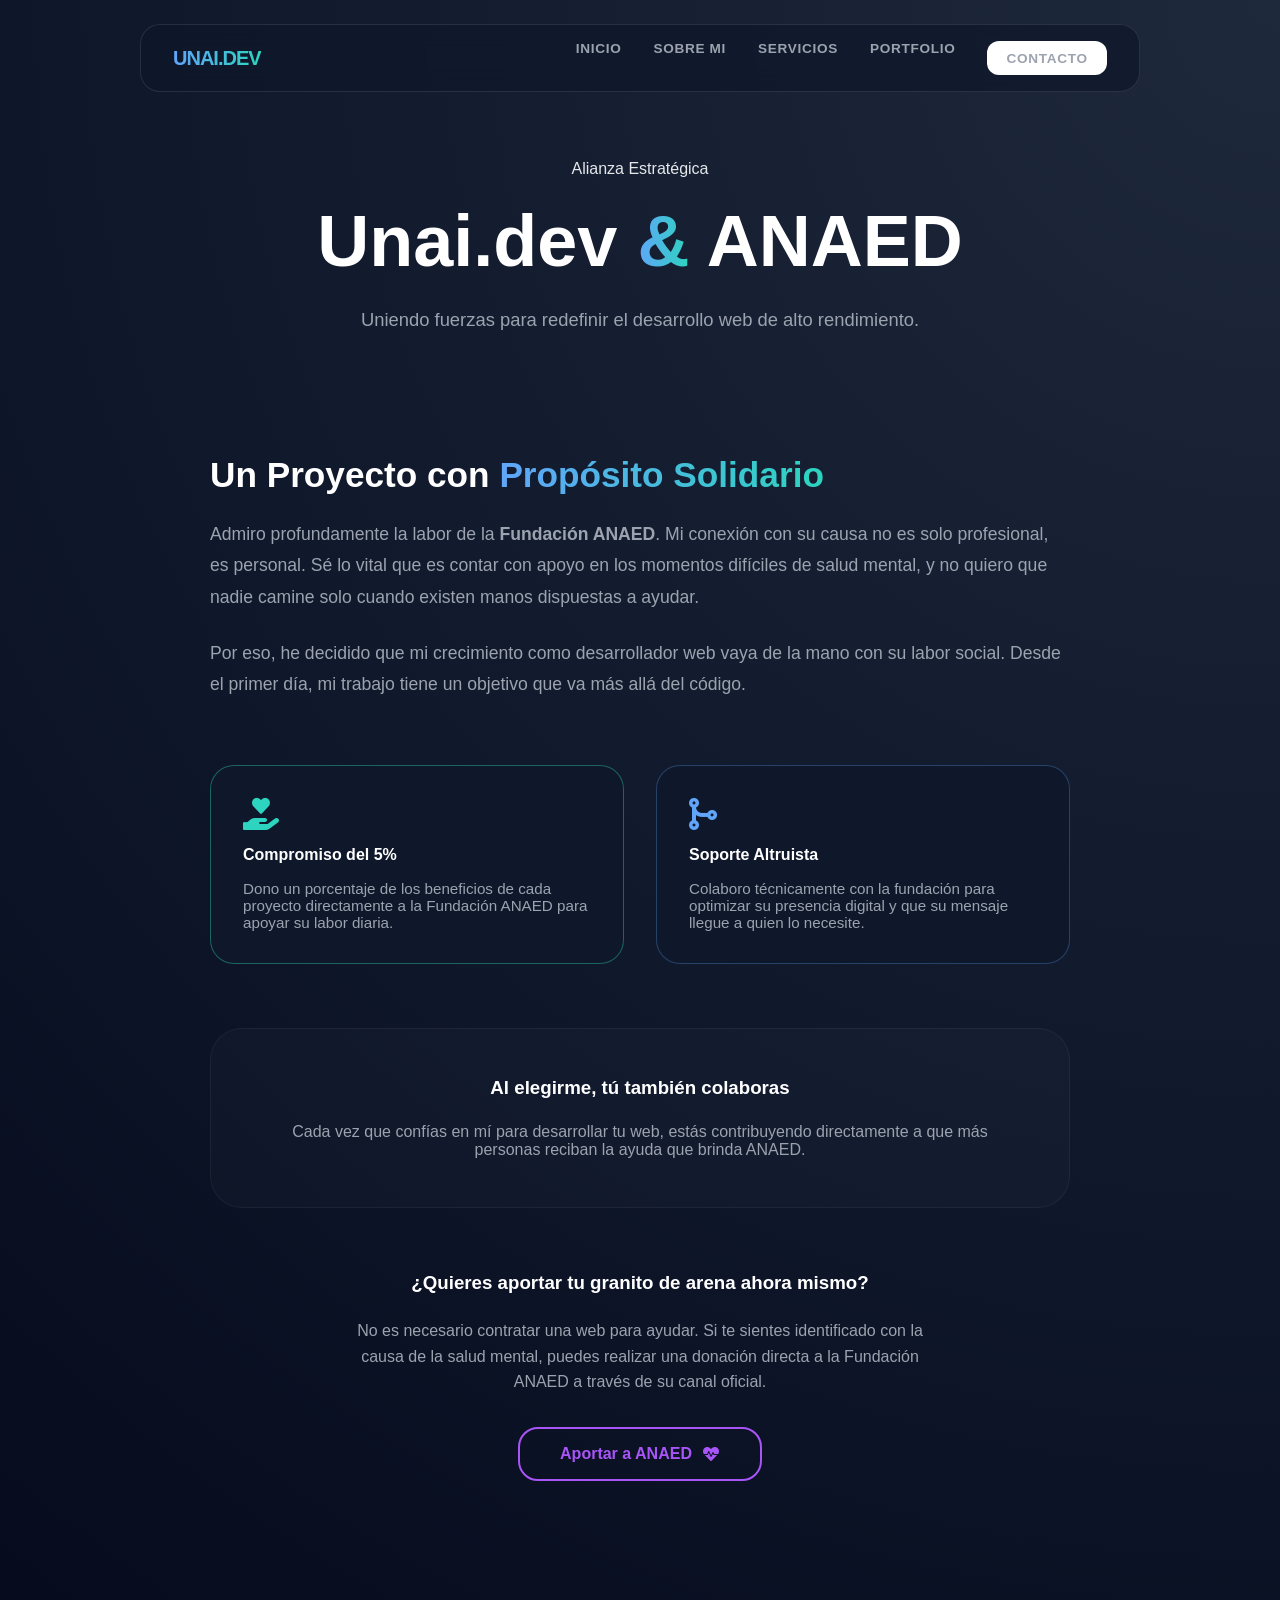
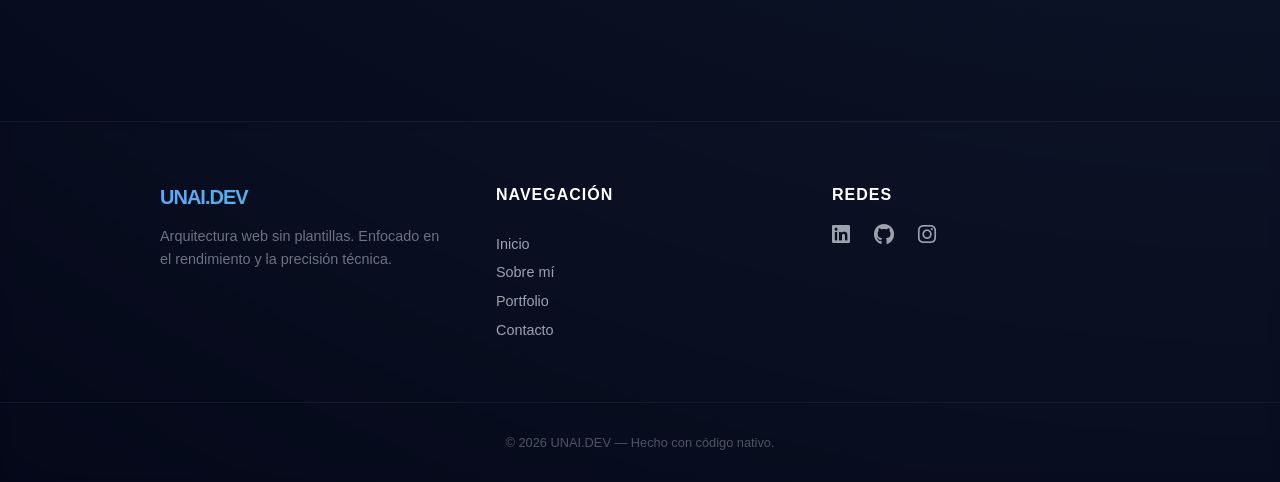
<file: ANAED.html>
<!DOCTYPE html>
<html lang="es">

<head>
    <meta charset="UTF-8">
    <meta name="viewport" content="width=device-width, initial-scale=1.0">
    <title>Colaboración ANAED | UNAI.DEV</title>
    <link rel="stylesheet" href="https://cdnjs.cloudflare.com/ajax/libs/font-awesome/6.0.0/css/all.min.css">
    <link href="https://unpkg.com/aos@2.3.1/dist/aos.css" rel="stylesheet">
    <link rel="stylesheet" href="style.css">
    <link rel="stylesheet" href="portfolio.css">
    <link rel="stylesheet" href="ANAED.css">
</head>

<body class="main-container">



    <nav class="navbar animate-fade-in-up">
        <div class="nav-logo">UNAI.DEV</div>

        <div class="menu-toggle" id="mobile-menu">
            <i class="fa-solid fa-bars"></i>
        </div>

        <div class="nav-links" id="nav-menu">
            <a href="index.html">Inicio</a>
            <a href="sobre-mi.html">Sobre mi</a>
            <a href="servicios.html">Servicios</a>
            <a href="portfolio.html">Portfolio</a>
            <a href="contacto.html" class="btn-contact">Contacto</a>
        </div>
    </nav>

    <header class="hero">
        <span class="badge animate-fade-in-up">Alianza Estratégica</span>
        <h1 class="hero-title animate-fade-in-up delay-1">
            Unai.dev <span class="text-gradient">&</span> ANAED
        </h1>
        <p class="hero-description animate-fade-in-up delay-2">
            Uniendo fuerzas para redefinir el desarrollo web de alto rendimiento.
        </p>
    </header>

    <section class="portfolio-grid-section">
        <div class="container" style="max-width: 900px; margin: 0 auto; padding: 0 20px;">

            <div data-aos="fade-up" style="margin-bottom: 4rem;">
                <h2 style="color: white; font-size: 2.2rem; margin-bottom: 1.5rem;">Un Proyecto con <span
                        class="text-gradient">Propósito Solidario</span></h2>
                <p style="color: #9ca3af; line-height: 1.8; font-size: 1.1rem; margin-bottom: 1.5rem;">
                    Admiro profundamente la labor de la <strong>Fundación ANAED</strong>. Mi conexión con su causa no es
                    solo profesional, es personal. Sé lo vital que es contar con apoyo en los momentos difíciles de
                    salud mental, y no quiero que nadie camine solo cuando existen manos dispuestas a ayudar.
                </p>
                <p style="color: #9ca3af; line-height: 1.8; font-size: 1.1rem;">
                    Por eso, he decidido que mi crecimiento como desarrollador web vaya de la mano con su labor social.
                    Desde el primer día, mi trabajo tiene un objetivo que va más allá del código.
                </p>
            </div>

            <div
                style="display: grid; grid-template-columns: repeat(auto-fit, minmax(280px, 1fr)); gap: 2rem; margin-bottom: 4rem;">

                <div class="project-card featured" style="padding: 2rem; border-color: rgba(45, 212, 191, 0.4);">
                    <i class="fa-solid fa-hand-holding-heart"
                        style="color: #2dd4bf; font-size: 2rem; margin-bottom: 1rem;"></i>
                    <h4 style="color: white; margin-bottom: 1rem;">Compromiso del 5%</h4>
                    <p style="color: #9ca3af; font-size: 0.95rem;">Dono un porcentaje de los beneficios de cada proyecto
                        directamente a la Fundación ANAED para apoyar su labor diaria.</p>
                </div>

                <div class="project-card" style="padding: 2rem; border-color: rgba(96, 165, 250, 0.3);">
                    <i class="fa-solid fa-code-merge" style="color: #60a5fa; font-size: 2rem; margin-bottom: 1rem;"></i>
                    <h4 style="color: white; margin-bottom: 1rem;">Soporte Altruista</h4>
                    <p style="color: #9ca3af; font-size: 0.95rem;">Colaboro técnicamente con la fundación para optimizar
                        su presencia digital y que su mensaje llegue a quien lo necesite.</p>
                </div>

            </div>

            <div style="background: rgba(255, 255, 255, 0.02); padding: 3rem; border-radius: 2rem; border: 1px solid rgba(255, 255, 255, 0.05); text-align: center;"
                data-aos="zoom-in">
                <h3 style="color: white; margin-bottom: 1.5rem;">Al elegirme, tú también colaboras</h3>
                <p style="color: #9ca3af; margin-bottom: 0;">Cada vez que confías en mí para desarrollar tu web, estás
                    contribuyendo directamente a que más personas reciban la ayuda que brinda ANAED.</p>
            </div>

            <div style="margin-top: 4rem; text-align: center;" data-aos="fade-up">
                <h3 style="color: white; margin-bottom: 1.5rem;">¿Quieres aportar tu granito de arena ahora mismo?</h3>
                <p style="color: #9ca3af; max-width: 600px; margin: 0 auto 2rem; line-height: 1.6;">
                    No es necesario contratar una web para ayudar. Si te sientes identificado con la causa de la salud
                    mental, puedes realizar una donación directa a la Fundación ANAED a través de su canal oficial.
                </p>

                <a href="https://fundacionanaed.org/dona/" target="_blank" class="btn-donation">
                    Aportar a ANAED <i class="fa-solid fa-heart-pulse" style="margin-left: 10px;"></i>
                </a>
            </div>

        </div>
    </section>

    <script src="https://unpkg.com/aos@2.3.1/dist/aos.js"></script>
    <script src="script.js"></script>
</body>

<footer class="main-footer">
    <div class="footer-content">
        <div class="footer-brand">
            <div class="nav-logo">UNAI.DEV</div>
            <p>Arquitectura web sin plantillas. Enfocado en el rendimiento y la precisión técnica.</p>
        </div>

        <div class="footer-links">
            <h4>Navegación</h4>
            <a href="index.html">Inicio</a>
            <a href="sobre-mi.html">Sobre mí</a>
            <a href="portfolio.html">Portfolio</a>
            <a href="contacto.html">Contacto</a>
        </div>

        <div class="footer-social">
            <h4>Redes</h4>
            <div class="social-icons">
                <a href="#" target="_blank"><i class="fa-brands fa-linkedin"></i></a>
                <a href="#" target="_blank"><i class="fa-brands fa-github"></i></a>
                <a href="#" target="_blank"><i class="fa-brands fa-instagram"></i></a>
            </div>
        </div>
    </div>

    <div class="footer-bottom">
        <p>&copy; 2026 UNAI.DEV — Hecho con código nativo.</p>
    </div>
</footer>

</html>
</file>
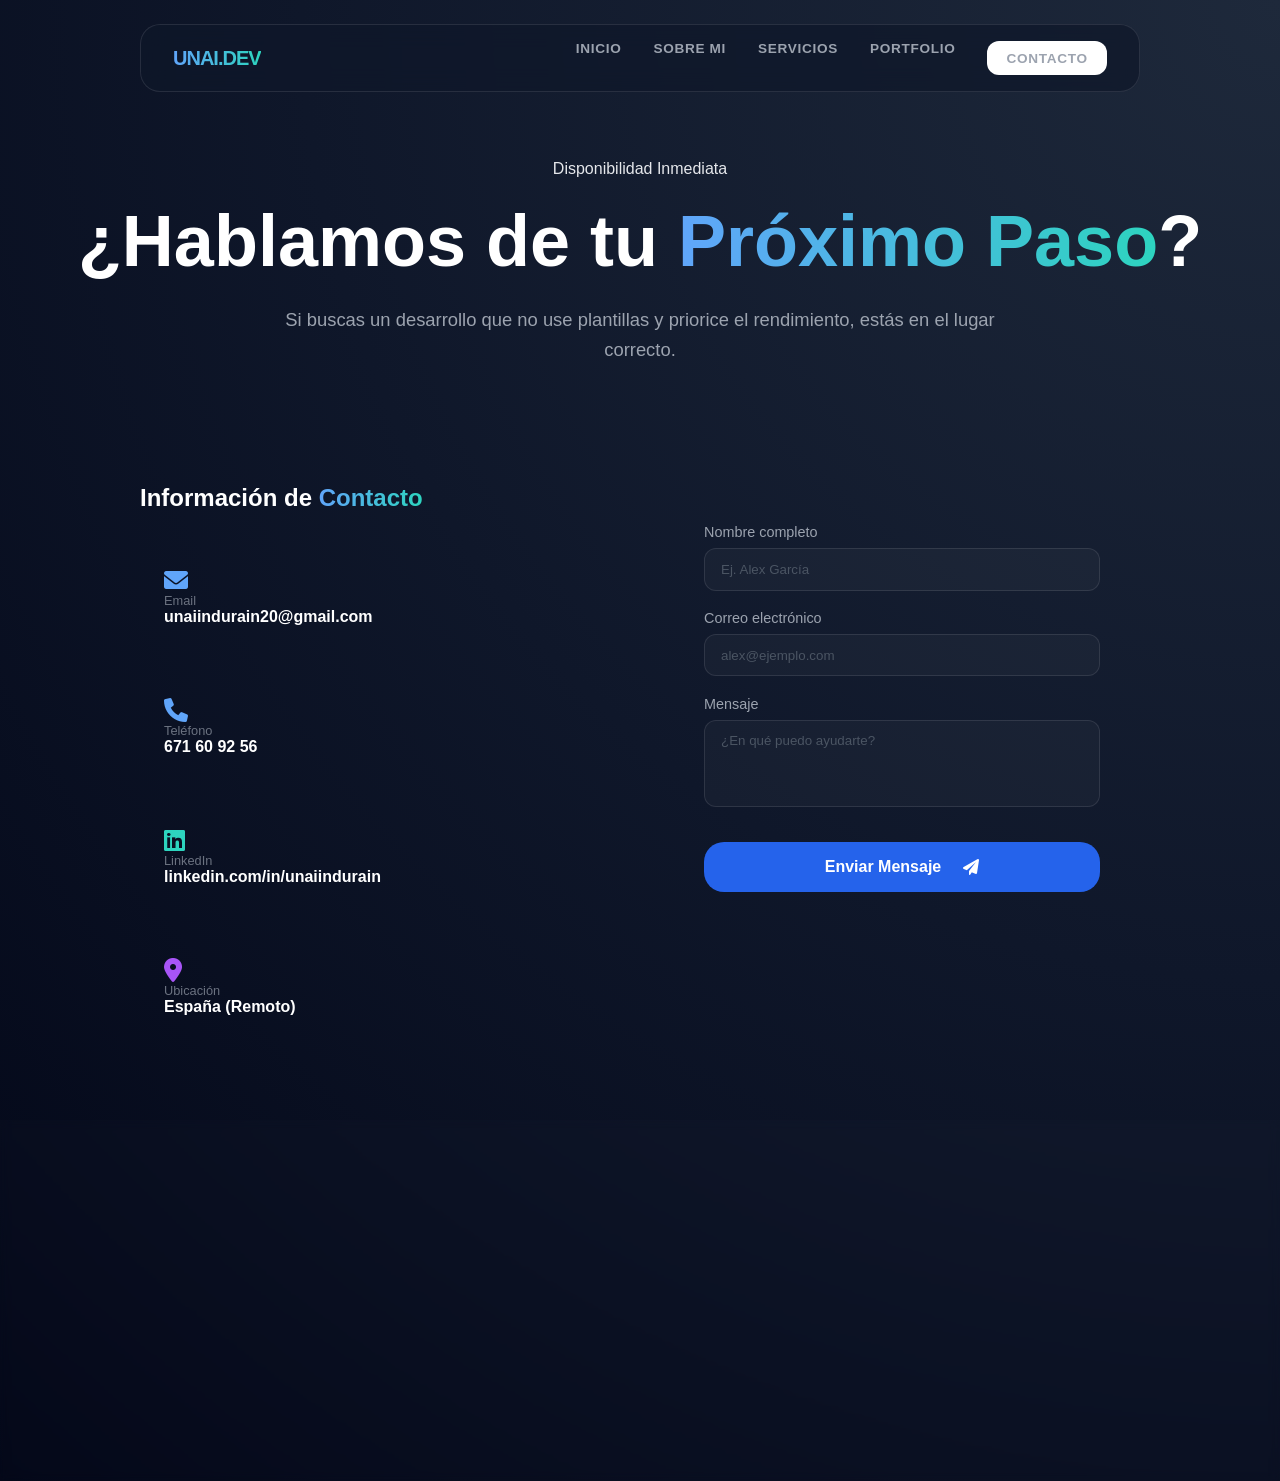
<file: contacto.html>
<!DOCTYPE html>
<html lang="es">

<head>
    <meta charset="UTF-8">
    <meta name="viewport" content="width=device-width, initial-scale=1.0">
    <title>Contacto | UNAI.DEV</title>
    <link rel="stylesheet" href="https://cdnjs.cloudflare.com/ajax/libs/font-awesome/6.0.0/css/all.min.css">
    <link href="https://unpkg.com/aos@2.3.1/dist/aos.css" rel="stylesheet">
    <link rel="stylesheet" href="style.css">
    <link rel="stylesheet" href="contacto.css">
</head>

<body class="main-container">

    <nav class="navbar animate-fade-in-up">
        <div class="nav-logo">UNAI.DEV</div>

        <div class="menu-toggle" id="mobile-menu">
            <i class="fa-solid fa-bars"></i>
        </div>

        <div class="nav-links" id="nav-menu">
            <a href="index.html">Inicio</a>
            <a href="sobre-mi.html">Sobre mi</a>
            <a href="servicios.html">Servicios</a>
            <a href="portfolio.html">Portfolio</a>
            <a href="contacto.html" class="btn-contact">Contacto</a>
        </div>
    </nav>

    <header class="hero">
        <span class="badge animate-fade-in-up">Disponibilidad Inmediata</span>
        <h1 class="hero-title animate-fade-in-up delay-1">
            ¿Hablamos de tu <span class="text-gradient">Próximo Paso</span>?
        </h1>
        <p class="hero-description animate-fade-in-up delay-2">
            Si buscas un desarrollo que no use plantillas y priorice el rendimiento, estás en el lugar correcto.
        </p>
    </header>

    <section class="portfolio-grid-section" style="padding-top: 0;">
        <div class="container"
            style="max-width: 1000px; margin: 0 auto; display: grid; grid-template-columns: repeat(auto-fit, minmax(320px, 1fr)); gap: 3rem;">

            <div data-aos="fade-right">
                <h2 style="color: white; margin-bottom: 2rem;">Información de <span
                        class="text-gradient">Contacto</span></h2>

                <div style="display: grid; gap: 1.5rem;">
                    <div class="project-card"
                        style="padding: 1.5rem; flex-direction: row; align-items: center; gap: 1rem;">
                        <i class="fa-solid fa-envelope" style="color: #60a5fa; font-size: 1.5rem;"></i>
                        <div>
                            <p style="font-size: 0.8rem; color: #6b7280; margin: 0;">Email</p>
                            <a href="mailto:unaiindurain20@gmail.com"
                                style="color: white; font-weight: 600;">unaiindurain20@gmail.com</a>
                        </div>
                    </div>

                    <div class="project-card"
                        style="padding: 1.5rem; flex-direction: row; align-items: center; gap: 1rem;">
                        <i class="fa-solid fa-phone" style="color: #60a5fa; font-size: 1.5rem;"></i>
                        <div>
                            <p style="font-size: 0.8rem; color: #6b7280; margin: 0;">Teléfono</p>
                            <a href="tel:+34671609256"
                                style="color: white; font-weight: 600;">671 60 92 56</a>
                        </div>
                    </div>

                    <div class="project-card"
                        style="padding: 1.5rem; flex-direction: row; align-items: center; gap: 1rem;">
                        <i class="fa-brands fa-linkedin" style="color: #2dd4bf; font-size: 1.5rem;"></i>
                        <div>
                            <p style="font-size: 0.8rem; color: #6b7280; margin: 0;">LinkedIn</p>
                            <a href="#" style="color: white; font-weight: 600;">linkedin.com/in/unaiindurain</a>
                        </div>
                    </div>

                    <div class="project-card"
                        style="padding: 1.5rem; flex-direction: row; align-items: center; gap: 1rem;">
                        <i class="fa-solid fa-location-dot" style="color: #a855f7; font-size: 1.5rem;"></i>
                        <div>
                            <p style="font-size: 0.8rem; color: #6b7280; margin: 0;">Ubicación</p>
                            <p style="color: white; font-weight: 600; margin: 0;">España (Remoto)</p>
                        </div>
                    </div>
                </div>
            </div>

            <div class="project-card" style="padding: 2.5rem;" data-aos="fade-left">
                <form action="#" style="display: grid; gap: 1.2rem;">
                    <div style="display: grid; gap: 0.5rem;">
                        <label style="color: #9ca3af; font-size: 0.9rem;">Nombre completo</label>
                        <input type="text" placeholder="Ej. Alex García" class="form-input">
                    </div>

                    <div style="display: grid; gap: 0.5rem;">
                        <label style="color: #9ca3af; font-size: 0.9rem;">Correo electrónico</label>
                        <input type="email" placeholder="alex@ejemplo.com" class="form-input">
                    </div>

                    <div style="display: grid; gap: 0.5rem;">
                        <label style="color: #9ca3af; font-size: 0.9rem;">Mensaje</label>
                        <textarea rows="4" placeholder="¿En qué puedo ayudarte?" class="form-input"
                            style="resize: none;"></textarea>
                    </div>

                    <button type="submit" class="btn-primary"
                        style="width: 100%; justify-content: center; margin-top: 1rem; border: none; cursor: pointer;">
                        Enviar Mensaje <i class="fa-solid fa-paper-plane" style="margin-left: 10px;"></i>
                    </button>
                </form>
            </div>

        </div>
    </section>

    <script src="https://unpkg.com/aos@2.3.1/dist/aos.js"></script>
    <script src="script.js"></script>
</body>

<footer class="main-footer">
    <div class="footer-content">
        <div class="footer-brand">
            <div class="nav-logo">UNAI.DEV</div>
            <p>Arquitectura web sin plantillas. Enfocado en el rendimiento y la precisión técnica.</p>
        </div>

        <div class="footer-links">
            <h4>Navegación</h4>
            <a href="index.html">Inicio</a>
            <a href="sobre-mi.html">Sobre mí</a>
            <a href="portfolio.html">Portfolio</a>
            <a href="contacto.html">Contacto</a>
        </div>

        <div class="footer-social">
            <h4>Redes</h4>
            <div class="social-icons">
                <a href="#" target="_blank"><i class="fa-brands fa-linkedin"></i></a>
                <a href="#" target="_blank"><i class="fa-brands fa-github"></i></a>
                <a href="#" target="_blank"><i class="fa-brands fa-instagram"></i></a>
            </div>
        </div>
    </div>

    <div class="footer-bottom">
        <p>&copy; 2026 UNAI.DEV — Hecho con código nativo.</p>
    </div>
</footer>

</html>
</file>
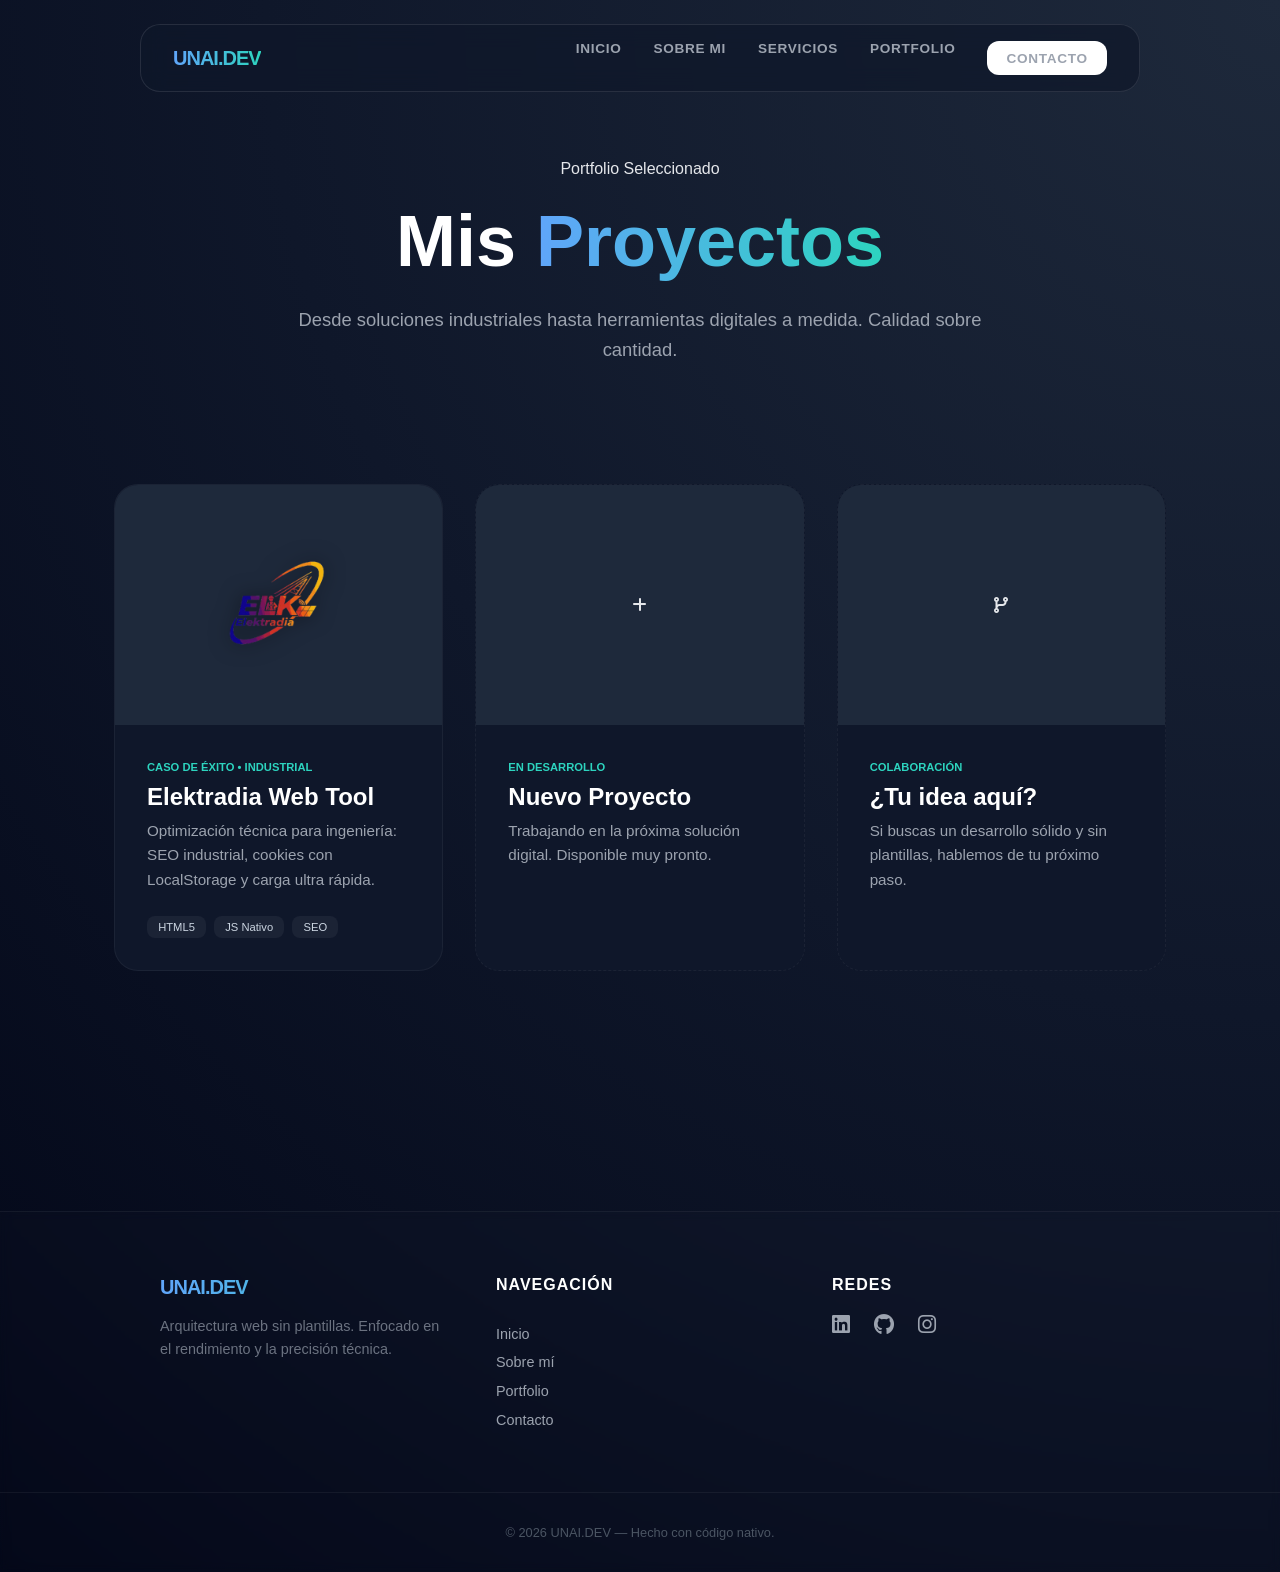
<file: portfolio.html>
<!DOCTYPE html>
<html lang="es">

<head>
    <meta charset="UTF-8">
    <meta name="viewport" content="width=device-width, initial-scale=1.0">
    <title>Portfolio | UNAI.DEV</title>
    <link rel="stylesheet" href="https://cdnjs.cloudflare.com/ajax/libs/font-awesome/6.0.0/css/all.min.css">
    <link href="https://unpkg.com/aos@2.3.1/dist/aos.css" rel="stylesheet">
    <link rel="stylesheet" href="style.css">
    <link rel="stylesheet" href="portfolio.css">
</head>

<body class="main-container">

    <nav class="navbar animate-fade-in-up">
        <div class="nav-logo">UNAI.DEV</div>

        <div class="menu-toggle" id="mobile-menu">
            <i class="fa-solid fa-bars"></i>
        </div>

        <div class="nav-links" id="nav-menu">
            <a href="index.html">Inicio</a>
            <a href="sobre-mi.html">Sobre mi</a>
            <a href="servicios.html">Servicios</a>
            <a href="portfolio.html">Portfolio</a>
            <a href="contacto.html" class="btn-contact">Contacto</a>
        </div>
    </nav>

    <header class="hero">
        <span class="badge animate-fade-in-up">Portfolio Seleccionado</span>
        <h1 class="hero-title animate-fade-in-up delay-1">
            Mis <span class="text-gradient">Proyectos</span>
        </h1>
        <p class="hero-description animate-fade-in-up delay-2">
            Desde soluciones industriales hasta herramientas digitales a medida. Calidad sobre cantidad.
        </p>
    </header>

    <section class="portfolio-grid-section">
        <div class="portfolio-grid">

            <div class="project-card featured Elektradia" data-aos="fade-up">
                <div class="project-image">
                    <img src="img/logo.png" alt="Elektradia Logo" class="project-logo-img">
                    <div class="project-overlay">
                        <a href="https://elektradia.com" target="_blank" class="btn-view">Visitar Web</a>
                    </div>
                </div>
                <div class="project-info">
                    <span class="project-category">Caso de Éxito • Industrial</span>
                    <h3>Elektradia Web Tool</h3>
                    <p>Optimización técnica para ingeniería: SEO industrial, cookies con LocalStorage y carga ultra
                        rápida.</p>
                    <div class="project-tags">
                        <span>HTML5</span>
                        <span>JS Nativo</span>
                        <span>SEO</span>
                    </div>
                </div>
            </div>

            <div class="project-card coming-soon" data-aos="fade-up" data-aos-delay="100">
                <div class="project-image"><i class="fa-solid fa-plus"></i></div>
                <div class="project-info">
                    <span class="project-category">En desarrollo</span>
                    <h3>Nuevo Proyecto</h3>
                    <p>Trabajando en la próxima solución digital. Disponible muy pronto.</p>
                </div>
            </div>

            <div class="project-card coming-soon" data-aos="fade-up" data-aos-delay="200">
                <div class="project-image"><i class="fa-solid fa-code-branch"></i></div>
                <div class="project-info">
                    <span class="project-category">Colaboración</span>
                    <h3>¿Tu idea aquí?</h3>
                    <p>Si buscas un desarrollo sólido y sin plantillas, hablemos de tu próximo paso.</p>
                </div>
            </div>

        </div>
    </section>

    <script src="https://unpkg.com/aos@2.3.1/dist/aos.js"></script>
    <script src="script.js"></script>
</body>

<footer class="main-footer">
    <div class="footer-content">
        <div class="footer-brand">
            <div class="nav-logo">UNAI.DEV</div>
            <p>Arquitectura web sin plantillas. Enfocado en el rendimiento y la precisión técnica.</p>
        </div>

        <div class="footer-links">
            <h4>Navegación</h4>
            <a href="index.html">Inicio</a>
            <a href="sobre-mi.html">Sobre mí</a>
            <a href="portfolio.html">Portfolio</a>
            <a href="contacto.html">Contacto</a>
        </div>

        <div class="footer-social">
            <h4>Redes</h4>
            <div class="social-icons">
                <a href="#" target="_blank"><i class="fa-brands fa-linkedin"></i></a>
                <a href="#" target="_blank"><i class="fa-brands fa-github"></i></a>
                <a href="#" target="_blank"><i class="fa-brands fa-instagram"></i></a>
            </div>
        </div>
    </div>

    <div class="footer-bottom">
        <p>&copy; 2026 UNAI.DEV — Hecho con código nativo.</p>
    </div>
</footer>

</html>
</file>
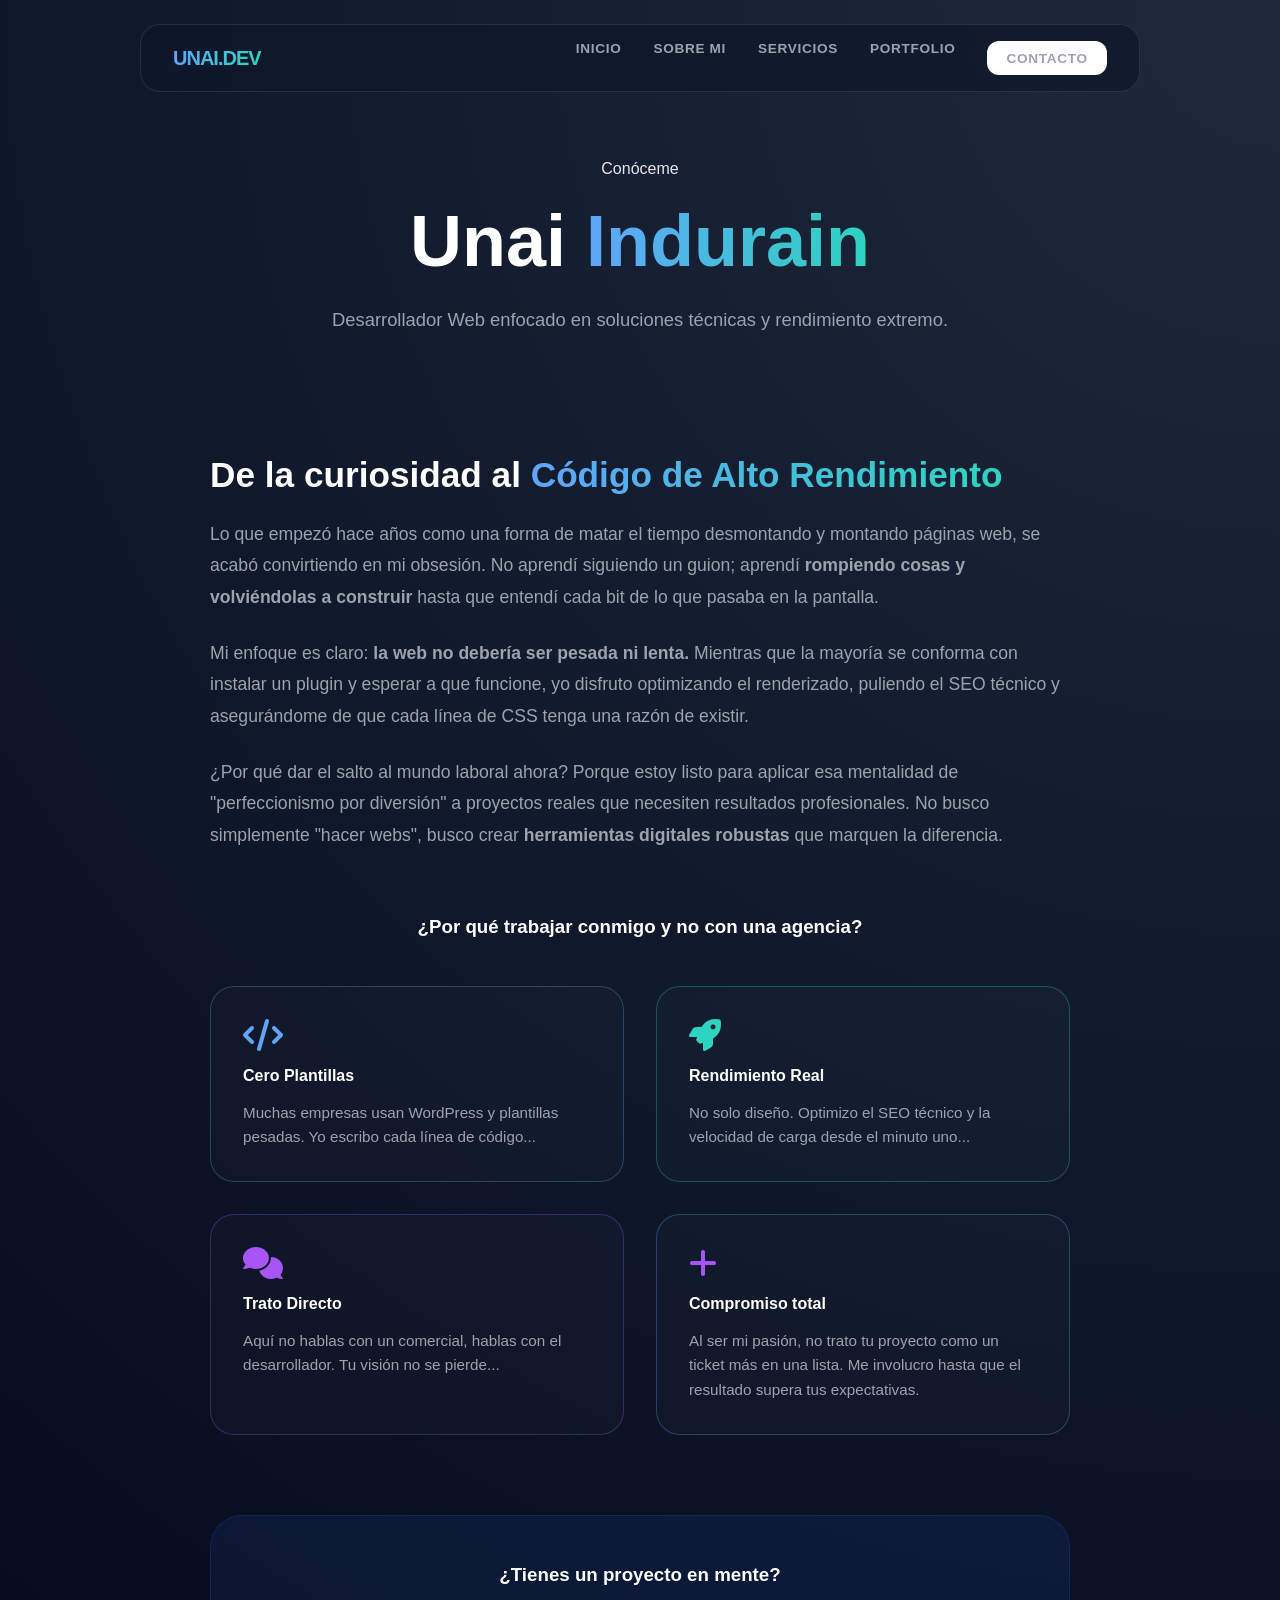
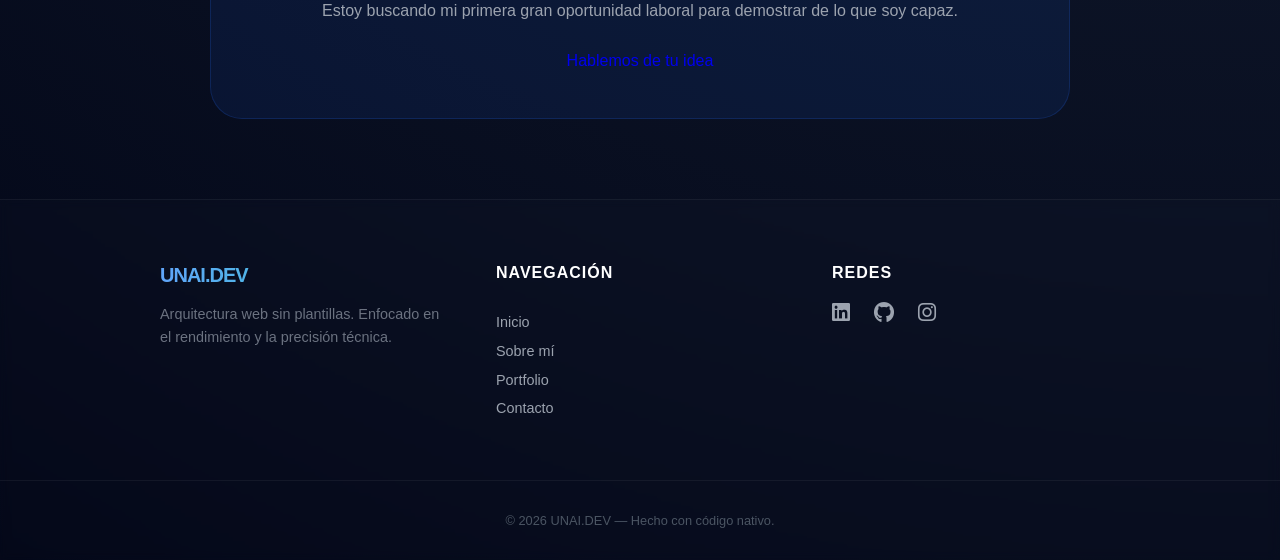
<file: sobre-mi.html>
<!DOCTYPE html>
<html lang="es">

<head>
    <meta charset="UTF-8">
    <meta name="viewport" content="width=device-width, initial-scale=1.0">
    <title>Sobre Mí | UNAI.DEV</title>
    <link rel="stylesheet" href="https://cdnjs.cloudflare.com/ajax/libs/font-awesome/6.0.0/css/all.min.css">
    <link href="https://unpkg.com/aos@2.3.1/dist/aos.css" rel="stylesheet">
    <link rel="stylesheet" href="style.css">
    <link rel="stylesheet" href="sobre-mi.css">
</head>

<body class="main-container">

    <nav class="navbar animate-fade-in-up">
        <div class="nav-logo">UNAI.DEV</div>

        <div class="menu-toggle" id="mobile-menu">
            <i class="fa-solid fa-bars"></i>
        </div>

        <div class="nav-links" id="nav-menu">
            <a href="index.html">Inicio</a>
            <a href="sobre-mi.html">Sobre mi</a>
            <a href="servicios.html">Servicios</a>
            <a href="portfolio.html">Portfolio</a>
            <a href="contacto.html" class="btn-contact">Contacto</a>
        </div>
    </nav>

    <header class="hero">
        <span class="badge animate-fade-in-up">Conóceme</span>
        <h1 class="hero-title animate-fade-in-up delay-1">
            Unai <span class="text-gradient">Indurain</span>
        </h1>
        <p class="hero-description animate-fade-in-up delay-2">
            Desarrollador Web enfocado en soluciones técnicas y rendimiento extremo.
        </p>
    </header>

    <section class="portfolio-grid-section" style="padding-top: 0;">
        <div class="about-container">

            <div class="about-intro" data-aos="fade-up">
                <h2>De la curiosidad al <span class="text-gradient">Código de Alto Rendimiento</span></h2>

                <p class="about-text">
                    Lo que empezó hace años como una forma de matar el tiempo desmontando y montando páginas web, se
                    acabó convirtiendo en mi obsesión. No aprendí siguiendo un guion; aprendí <strong>rompiendo cosas y
                        volviéndolas a construir</strong> hasta que entendí cada bit de lo que pasaba en la pantalla.
                </p>

                <p class="about-text">
                    Mi enfoque es claro: <strong>la web no debería ser pesada ni lenta.</strong> Mientras que la mayoría
                    se conforma con instalar un plugin y esperar a que funcione, yo disfruto optimizando el renderizado,
                    puliendo el SEO técnico y asegurándome de que cada línea de CSS tenga una razón de existir.
                </p>

                <p class="about-text">
                    ¿Por qué dar el salto al mundo laboral ahora? Porque estoy listo para aplicar esa mentalidad de
                    "perfeccionismo por diversión" a proyectos reales que necesiten resultados profesionales. No busco
                    simplemente "hacer webs", busco crear <strong>herramientas digitales robustas</strong> que marquen
                    la diferencia.
                </p>
            </div>

            <h3 style="color: white; text-align: center; margin-bottom: 2rem;">¿Por qué trabajar conmigo y no con una
                agencia?</h3>

            <div class="diferenciadores-grid">
                <div class="diff-card border-blue">
                    <i class="fa-solid fa-code" style="color: #60a5fa;"></i>
                    <h4>Cero Plantillas</h4>
                    <p>Muchas empresas usan WordPress y plantillas pesadas. Yo escribo cada línea de código...</p>
                </div>

                <div class="diff-card border-teal">
                    <i class="fa-solid fa-rocket" style="color: #2dd4bf;"></i>
                    <h4>Rendimiento Real</h4>
                    <p>No solo diseño. Optimizo el SEO técnico y la velocidad de carga desde el minuto uno...</p>
                </div>

                <div class="diff-card border-purple">
                    <i class="fa-solid fa-comments" style="color: #a855f7;"></i>
                    <h4>Trato Directo</h4>
                    <p>Aquí no hablas con un comercial, hablas con el desarrollador. Tu visión no se pierde...</p>
                </div>

                <div class="diff-card border-blue">
                    <i class="fa-solid fa-plus" style="color: #a855f7;"></i>
                    <h4>Compromiso total</h4>
                    <p>Al ser mi pasión, no trato tu proyecto como un ticket más en una lista. Me involucro hasta que el resultado supera tus expectativas.</p>
                </div>
            </div>

            <div class="cta-banner" data-aos="zoom-in">
                <h3>¿Tienes un proyecto en mente?</h3>
                <p>Estoy buscando mi primera gran oportunidad laboral para demostrar de lo que soy capaz.</p>
                <a href="index.html#contacto" class="btn-primary">Hablemos de tu idea</a>
            </div>

        </div>
    </section>

    <script src="https://unpkg.com/aos@2.3.1/dist/aos.js"></script>
    <script src="script.js"></script>
</body>

<footer class="main-footer">
    <div class="footer-content">
        <div class="footer-brand">
            <div class="nav-logo">UNAI.DEV</div>
            <p>Arquitectura web sin plantillas. Enfocado en el rendimiento y la precisión técnica.</p>
        </div>

        <div class="footer-links">
            <h4>Navegación</h4>
            <a href="index.html">Inicio</a>
            <a href="sobre-mi.html">Sobre mí</a>
            <a href="portfolio.html">Portfolio</a>
            <a href="contacto.html">Contacto</a>
        </div>

        <div class="footer-social">
            <h4>Redes</h4>
            <div class="social-icons">
                <a href="#" target="_blank"><i class="fa-brands fa-linkedin"></i></a>
                <a href="#" target="_blank"><i class="fa-brands fa-github"></i></a>
                <a href="#" target="_blank"><i class="fa-brands fa-instagram"></i></a>
            </div>
        </div>
    </div>

    <div class="footer-bottom">
        <p>&copy; 2026 UNAI.DEV — Hecho con código nativo.</p>
    </div>
</footer>

</html>
</file>
<file: style.css>
/* --- CONFIGURACIÓN GENERAL Y RESET --- */
* {
    margin: 0;
    padding: 0;
    box-sizing: border-box;
    text-decoration: none;
    list-style: none;
}

body {
    font-family: 'Inter', sans-serif;
    overflow-x: hidden;
    background: radial-gradient(circle at top right, #1e293b, #0f172a, #020617);
    color: #e5e7eb;
    min-height: 100vh;
}

/* --- NAVEGACIÓN (Navbar Corregida) --- */
.navbar {
    position: fixed;
    top: 1.5rem;
    left: 50%;
    transform: translateX(-50%); /* Centrado manual obligatorio */
    width: 90%;
    max-width: 1000px;
    padding: 1rem 2rem;
    display: flex;
    justify-content: space-between;
    align-items: center;
    z-index: 1000;
    border-radius: 1.25rem;
    background: rgba(15, 23, 42, 0.7);
    backdrop-filter: blur(12px);
    -webkit-backdrop-filter: blur(12px);
    border: 1px solid rgba(255, 255, 255, 0.1);
}

.nav-logo {
    font-weight: 900;
    font-size: 1.25rem;
    letter-spacing: -0.05em;
    background: linear-gradient(to right, #60a5fa, #2dd4bf);
    -webkit-background-clip: text;
    -webkit-text-fill-color: transparent;
}

.nav-links {
    display: flex;
    gap: 2rem;
}

.nav-links a {
    color: #9ca3af;
    font-size: 0.85rem;
    font-weight: 600;
    text-transform: uppercase;
    letter-spacing: 0.05em;
    transition: color 0.3s;
}

.nav-links a:hover, .nav-links a.text-gradient {
    color: #60a5fa;
}

.btn-contact {
    background: white;
    color: #0f172a;
    padding: 0.6rem 1.2rem;
    border-radius: 0.75rem;
    font-size: 0.85rem;
    font-weight: 800;
    transition: transform 0.3s;
}

.btn-contact:hover {
    transform: scale(1.05);
}

/* --- HERO SECTION --- */
.hero {
    padding: 10rem 1.5rem 5rem;
    max-width: 1200px;
    margin: 0 auto;
    text-align: center;
    display: flex;
    flex-direction: column;
    align-items: center;
}

.hero-title {
    font-size: clamp(2.5rem, 8vw, 4.5rem);
    font-weight: 900;
    line-height: 1.1;
    margin: 1.5rem 0;
    color: white;
}

.text-gradient {
    background: linear-gradient(to right, #60a5fa, #2dd4bf);
    -webkit-background-clip: text;
    -webkit-text-fill-color: transparent;
}

.hero-description {
    color: #9ca3af;
    font-size: 1.15rem;
    max-width: 45rem;
    margin-bottom: 2.5rem;
    line-height: 1.6;
}

/* --- ANIMACIONES (Sin errores de centrado) --- */
@keyframes fadeInUpNav {
    from { opacity: 0; transform: translate(-50%, 20px); }
    to { opacity: 1; transform: translate(-50%, 0); }
}

@keyframes fadeInUp {
    from { opacity: 0; transform: translateY(20px); }
    to { opacity: 1; transform: translateY(0); }
}

.navbar.animate-fade-in-up {
    animation: fadeInUpNav 0.8s ease-out forwards;
}

.animate-fade-in-up {
    animation: fadeInUp 0.8s ease-out forwards;
}

.delay-1 { animation-delay: 0.2s; }
.delay-2 { animation-delay: 0.4s; }
.delay-3 { animation-delay: 0.6s; }
.opacity-0 { opacity: 0; }

/* --- FOOTER --- */
.main-footer {
    margin-top: 5rem;
    padding: 4rem 0 2rem;
    background: rgba(255, 255, 255, 0.01);
    border-top: 1px solid rgba(255, 255, 255, 0.05);
    backdrop-filter: blur(5px);
}

.footer-content {
    max-width: 1000px;
    margin: 0 auto;
    padding: 0 20px;
    display: grid;
    grid-template-columns: repeat(auto-fit, minmax(200px, 1fr));
    gap: 3rem;
}

.footer-brand p {
    color: #6b7280;
    font-size: 0.9rem;
    line-height: 1.6;
    margin-top: 1rem;
    max-width: 300px;
}

.footer-links h4, .footer-social h4 {
    color: white;
    font-size: 1rem;
    margin-bottom: 1.2rem;
    text-transform: uppercase;
    letter-spacing: 1px;
}

.footer-links {
    display: flex;
    flex-direction: column;
    gap: 0.8rem;
}

.footer-links a {
    color: #9ca3af;
    font-size: 0.9rem;
    transition: color 0.3s;
}

.footer-links a:hover {
    color: #2dd4bf;
}

.social-icons {
    display: flex;
    gap: 1.5rem;
}

.social-icons a {
    color: #9ca3af;
    font-size: 1.3rem;
    transition: transform 0.3s, color 0.3s;
}

.social-icons a:hover {
    color: #60a5fa;
    transform: translateY(-3px);
}

.footer-bottom {
    text-align: center;
    margin-top: 4rem;
    padding-top: 2rem;
    border-top: 1px solid rgba(255, 255, 255, 0.05);
}

.footer-bottom p {
    color: #4b5563;
    font-size: 0.8rem;
}

/* --- RESPONSIVE DESIGN --- */

/* Tablets y pantallas medianas */
@media (max-width: 1024px) {
    .navbar {
        width: 95%;
        padding: 0.8rem 1.5rem;
    }
    
    .hero-title {
        font-size: 3.5rem;
    }
}

/* Móviles (Smartphone) */
@media (max-width: 768px) {
    .nav-links {
        display: none; /* Ocultamos el menú normal para usar un menú hamburguesa luego */
    }

    .hero {
        padding: 8rem 1rem 4rem;
    }

    .hero-title {
        font-size: 2.5rem;
    }

    .hero-description {
        font-size: 1rem;
    }

    /* Ajuste para el Footer */
    .footer-content {
        grid-template-columns: 1fr;
        text-align: center;
        gap: 2rem;
    }

    .footer-brand p {
        margin: 1rem auto;
    }

    .social-icons {
        justify-content: center;
    }
}


/* Ocultar el botón en escritorio */
.menu-toggle {
    display: none;
    font-size: 1.5rem;
    color: white;
    cursor: pointer;
}

@media (max-width: 768px) {
    .menu-toggle {
        display: block;
    }

    .nav-links {
        position: fixed;
        top: 0;
        right: -100%; 
        height: 100vh;
        width: 280px;
        background: rgba(15, 23, 42, 0.98);
        display: flex !important; /* Usamos flex para la columna */
        flex-direction: column;
        padding: 100px 30px;
        transition: 0.4s ease-in-out;
        z-index: 999;
    }

    /* Clase que lo hace aparecer (la que activa el JS) */
    .nav-links.active {
        display: flex !important; /* El !important es clave aquí */
        flex-direction: column !important;
    }
}
</file>
<file: portfolio.css>
.portfolio-grid-section {
    max-width: 1100px;
    margin: 0 auto;
    padding: 0 1.5rem 10rem;
}

.portfolio-grid {
    display: grid;
    grid-template-columns: repeat(auto-fit, minmax(320px, 1fr));
    gap: 2rem;
}

.project-card {
    background: rgba(255, 255, 255, 0.02);
    border: 1px solid rgba(255, 255, 255, 0.05);
    border-radius: 1.5rem;
    overflow: hidden;
    transition: all 0.4s ease;
    display: flex;
    flex-direction: column;
}

.project-card:hover {
    transform: translateY(-10px);
    border-color: #60a5fa;
    background: rgba(255, 255, 255, 0.04);
}

.project-image {
    height: 240px;
    background: #1e293b;
    display: flex;
    align-items: center;
    justify-content: center;
    position: relative;
}

.img-placeholder {
    font-weight: 900;
    color: #475569;
    letter-spacing: 2px;
}

.project-overlay {
    position: absolute;
    inset: 0;
    background: rgba(15, 23, 42, 0.85);
    display: flex;
    align-items: center;
    justify-content: center;
    opacity: 0;
    transition: opacity 0.3s;
}

.project-card:hover .project-overlay {
    opacity: 1;
}

.btn-view {
    background: white;
    color: #0f172a;
    padding: 0.75rem 1.5rem;
    border-radius: 0.75rem;
    font-weight: 700;
}

.project-info {
    padding: 2rem;
}

.project-category {
    font-size: 0.7rem;
    color: #2dd4bf;
    text-transform: uppercase;
    font-weight: 800;
}

.project-info h3 {
    color: white;
    margin: 0.5rem 0;
    font-size: 1.5rem;
}

.project-info p {
    color: #9ca3af;
    font-size: 0.95rem;
    line-height: 1.6;
}

.project-tags {
    margin-top: 1.5rem;
    display: flex;
    gap: 0.5rem;
}

.project-tags span {
    background: rgba(255, 255, 255, 0.05);
    padding: 0.3rem 0.7rem;
    border-radius: 0.5rem;
    font-size: 0.7rem;
    color: #cbd5e1;
}

.project-card.coming-soon {
    border-style: dashed;
    opacity: 0.6;
}

.portfolio-grid {
    display: grid;
    grid-template-columns: repeat(auto-fit, minmax(320px, 1fr));
    gap: 2rem;
    position: relative;
}

/* ESTO ES PARA QUE EL LOGO SEA SUTIL Y NO MOLESTE */
.portfolio-grid::before {
    content: "";
    position: absolute;
    top: 0;
    left: 0;
    right: 0;
    bottom: 0;
    background: inherit;
    filter: grayscale(100%) opacity(0.05);
    /* Lo hace casi invisible y gris */
    z-index: 0;
}

.project-card {
    position: relative;
    z-index: 1;
    /* Esto pone las tarjetas por delante del logo */
    background: #0f172a;
    /* Fondo sólido para que no se transparente el logo bajo el texto */
}

.project-logo-img {
    width: 60%; /* Ajusta el tamaño según prefieras */
    height: auto;
    object-fit: contain;
    filter: drop-shadow(0 0 10px rgba(0,0,0,0.5)); /* Le da profundidad */
}
</file>
<file: ANAED.css>
/* --- BOTÓN DE DONACIÓN ESPECIAL --- */
.btn-donation {
    display: inline-flex;
    align-items: center;
    background: transparent;
    color: #a855f7; /* Color púrpura/magenta */
    border: 2px solid #a855f7;
    padding: 1rem 2.5rem;
    border-radius: 1.25rem;
    font-weight: 700;
    text-decoration: none;
    transition: all 0.3s ease;
    font-family: 'Inter', sans-serif;
}

.btn-donation:hover {
    background: #a855f7;
    color: white !important;
    transform: translateY(-3px);
    box-shadow: 0 10px 20px rgba(168, 85, 247, 0.2);
}

.btn-donation:active {
    transform: scale(0.98);
}
</file>
<file: contacto.css>
/* --- ESTILOS FORMULARIO CONTACTO --- */
.form-input {
    width: 100%;
    padding: 0.8rem 1rem;
    background: rgba(255, 255, 255, 0.03);
    border: 1px solid rgba(255, 255, 255, 0.1);
    border-radius: 0.75rem;
    color: white;
    font-family: 'Inter', sans-serif;
    outline: none;
    transition: all 0.3s ease;
}

.form-input:focus {
    border-color: #60a5fa;
    background: rgba(96, 165, 250, 0.05);
    box-shadow: 0 0 15px rgba(96, 165, 250, 0.1);
}

.form-input::placeholder {
    color: #4b5563;
}

/* --- BOTÓN PRIMARIO (El azul definitivo) --- */
.btn-primary {
    background: #2563eb; /* Azul base */
    color: white !important; /* Texto blanco obligatorio */
    padding: 1rem 2rem;
    border-radius: 1.25rem;
    font-weight: 700;
    font-size: 1rem;
    font-family: 'Inter', sans-serif;
    display: flex;
    align-items: center;
    gap: 0.75rem;
    transition: transform 0.3s ease, background 0.3s ease, box-shadow 0.3s ease;
    border: none; /* Quita el borde por defecto del botón */
    cursor: pointer; /* Cambia el cursor a mano */
    text-decoration: none; /* Por si es un enlace <a> */
}

/* Efecto Hover (Al pasar el ratón) */
.btn-primary:hover {
    background: #1d4ed8; /* Un azul un poco más oscuro */
    transform: scale(1.03); /* Se agranda un pelín */
    box-shadow: 0 10px 15px -3px rgba(37, 99, 235, 0.3); /* Sombra azul sutil */
}

/* Efecto Active (Al clicar) */
.btn-primary:active {
    transform: scale(0.98); /* Se hunde un poco */
}
</file>
<file: sobre-mi.css>
/* --- ESTILOS PÁGINA SOBRE MÍ --- */

.about-container {
    max-width: 900px;
    margin: 0 auto;
    padding: 0 20px;
}

.about-intro {
    margin-bottom: 4rem;
}

.about-intro h2 {
    color: white;
    font-size: 2.2rem;
    margin-bottom: 1.5rem;
}

.about-text {
    color: #9ca3af;
    line-height: 1.8;
    font-size: 1.1rem;
    margin-bottom: 1.5rem;
}

/* Reutilización y ajuste de tarjetas del portfolio */
.diferenciadores-grid {
    display: grid;
    grid-template-columns: repeat(auto-fit, minmax(280px, 1fr));
    gap: 2rem;
    margin-top: 3rem;
}

.diff-card {
    padding: 2rem;
    background: rgba(255, 255, 255, 0.02);
    border: 1px solid rgba(255, 255, 255, 0.05);
    border-radius: 1.5rem;
    transition: all 0.3s ease;
}

.diff-card:hover {
    transform: translateY(-5px);
    background: rgba(255, 255, 255, 0.04);
}

.diff-card i {
    font-size: 2rem;
    margin-bottom: 1rem;
}

.diff-card h4 {
    color: white;
    margin-bottom: 1rem;
}

.diff-card p {
    color: #9ca3af;
    font-size: 0.95rem;
    line-height: 1.6;
}

/* Colores específicos para los bordes de las tarjetas */
.border-blue { border-color: rgba(96, 165, 250, 0.3); }
.border-teal { border-color: rgba(45, 212, 191, 0.3); }
.border-purple { border-color: rgba(168, 85, 247, 0.3); }

/* Banner de Llamada a la Acción (CTA) */
.cta-banner {
    margin-top: 5rem;
    text-align: center;
    background: rgba(37, 99, 235, 0.1);
    padding: 3rem;
    border-radius: 2rem;
    border: 1px solid rgba(37, 99, 235, 0.2);
}

.cta-banner h3 {
    color: white;
    margin-bottom: 1rem;
}

.cta-banner p {
    color: #9ca3af;
    margin-bottom: 2rem;
}

/* Ajuste para el botón si se usa flex */
.cta-banner .btn-primary {
    display: inline-flex;
    text-decoration: none;
}

/* Estilos para las etiquetas de tecnología en Sobre Mí */
.tech-badge {
    background: rgba(255, 255, 255, 0.05);
    border: 1px solid rgba(255, 255, 255, 0.1);
    padding: 0.6rem 1.2rem;
    border-radius: 10px;
    color: #e5e7eb;
    font-size: 0.9rem;
    font-weight: 500;
    transition: all 0.3s ease;
}

.tech-badge:hover {
    background: rgba(96, 165, 250, 0.1);
    border-color: #60a5fa;
    transform: translateY(-3px);
}

.btn-primary {
    justify-content: center;
    margin: 0 auto;
    text-decoration: none;
}
</file>
